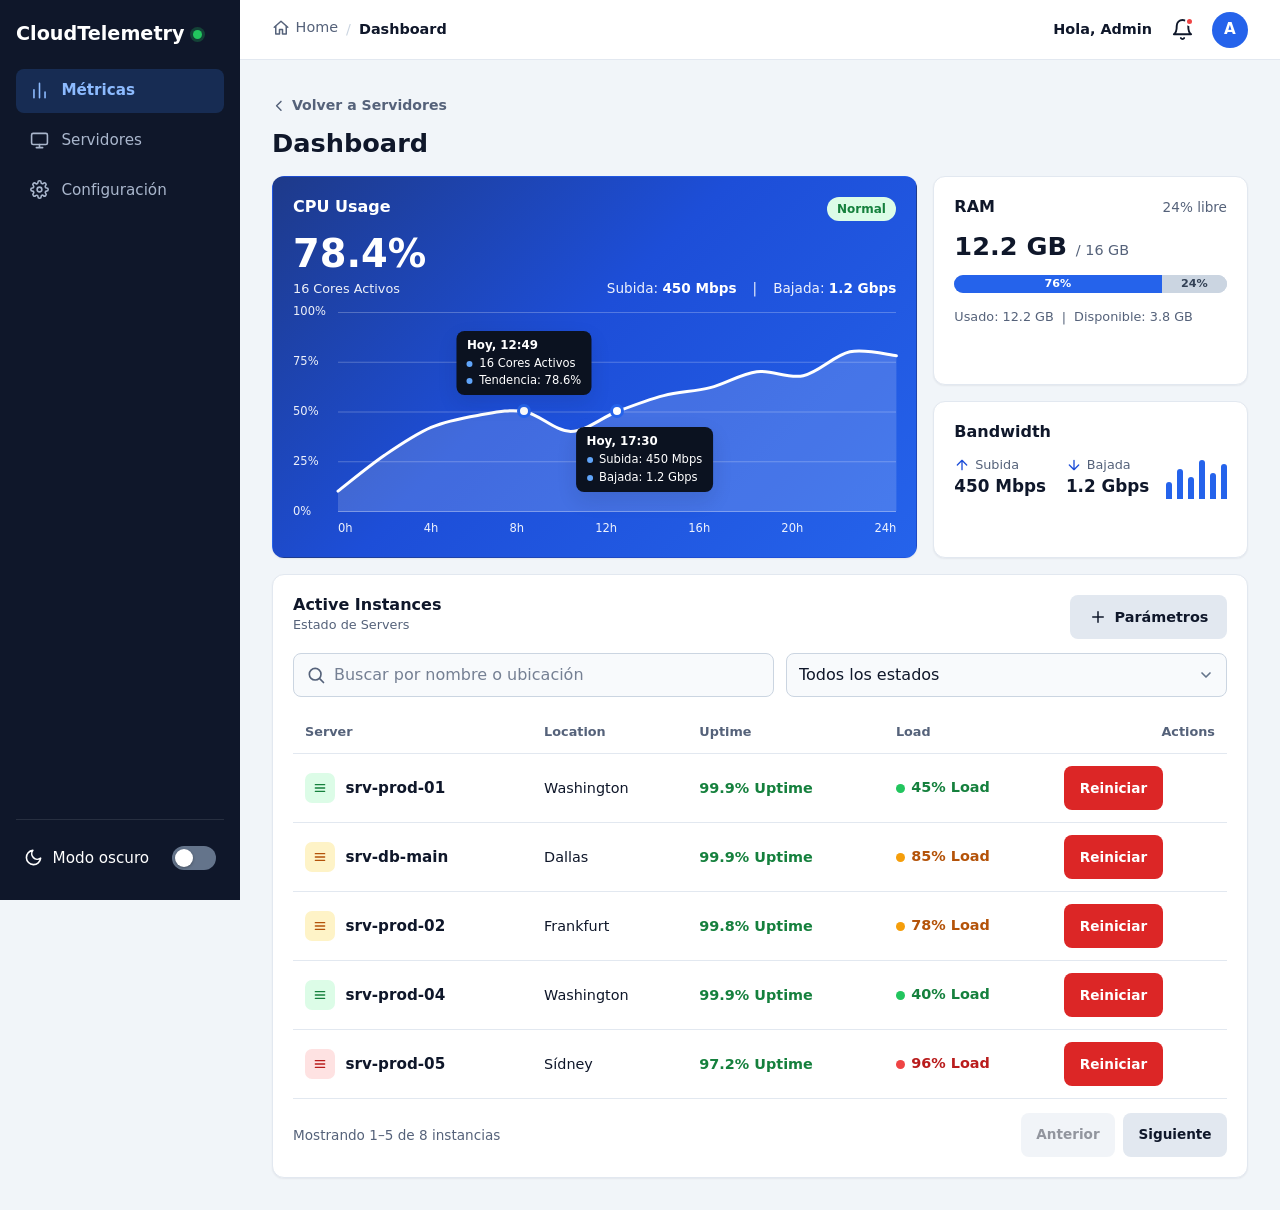
<file: index.html>
<!DOCTYPE html>
<html lang="es">
<head>
  <meta charset="UTF-8">
  <meta name="viewport" content="width=device-width, initial-scale=1.0">
  <meta name="color-scheme" content="light dark">
  <title>CloudTelemetry · Dashboard</title>
  <link rel="stylesheet" href="css/tokens.css">
  <link rel="stylesheet" href="css/base.css">
  <link rel="stylesheet" href="css/layout.css">
  <link rel="stylesheet" href="css/controles.css">
  <link rel="stylesheet" href="css/componentes.css">
  <link rel="stylesheet" href="css/superposiciones.css">
  <link rel="stylesheet" href="css/navegacion.css">
  <link rel="stylesheet" href="css/estados.css">
  <script src="js/tema.js" defer></script>
  <script src="js/toast.js" defer></script>
  <script src="js/overlays.js" defer></script>
  <script src="js/grafica.js" defer></script>
  <script src="js/navegacion.js" defer></script>
  <script src="js/tabla.js" defer></script>
  <script src="js/formulario.js" defer></script>
  <!-- Galería de estados: estados.html -->
</head>
<body>

  <!-- Sprite de iconos SVG (consistencia visual: 2D) -->
  <svg width="0" height="0" style="position:absolute" aria-hidden="true" focusable="false">
    <symbol id="i-metrics" viewBox="0 0 24 24"><path d="M5 21V11M12 21V3M19 21v-7"/></symbol>
    <symbol id="i-server" viewBox="0 0 24 24"><rect x="2" y="3" width="20" height="14" rx="2"/><path d="M8 21h8M12 17v4"/></symbol>
    <symbol id="i-rows" viewBox="0 0 24 24"><path d="M5 7h14M5 12h14M5 17h14"/></symbol>
    <symbol id="i-gear" viewBox="0 0 24 24"><circle cx="12" cy="12" r="3"/><path d="M19.4 15a1.65 1.65 0 0 0 .33 1.82l.06.06a2 2 0 0 1-2.83 2.83l-.06-.06a1.65 1.65 0 0 0-1.82-.33 1.65 1.65 0 0 0-1 1.51V21a2 2 0 0 1-4 0v-.09A1.65 1.65 0 0 0 9 19.4a1.65 1.65 0 0 0-1.82.33l-.06.06a2 2 0 0 1-2.83-2.83l.06-.06a1.65 1.65 0 0 0 .33-1.82 1.65 1.65 0 0 0-1.51-1H3a2 2 0 0 1 0-4h.09A1.65 1.65 0 0 0 4.6 9a1.65 1.65 0 0 0-.33-1.82l-.06-.06a2 2 0 0 1 2.83-2.83l.06.06a1.65 1.65 0 0 0 1.82.33H9a1.65 1.65 0 0 0 1-1.51V3a2 2 0 0 1 4 0v.09a1.65 1.65 0 0 0 1 1.51 1.65 1.65 0 0 0 1.82-.33l.06-.06a2 2 0 0 1 2.83 2.83l-.06.06a1.65 1.65 0 0 0-.33 1.82V9a1.65 1.65 0 0 0 1.51 1H21a2 2 0 0 1 0 4h-.09a1.65 1.65 0 0 0-1.51 1z"/></symbol>
    <symbol id="i-home" viewBox="0 0 24 24"><path d="M3 11l9-8 9 8"/><path d="M5 10v10h5v-6h4v6h5V10"/></symbol>
    <symbol id="i-bell" viewBox="0 0 24 24"><path d="M6 8a6 6 0 0 1 12 0c0 7 3 9 3 9H3s3-2 3-9"/><path d="M10.3 21a1.94 1.94 0 0 0 3.4 0"/></symbol>
    <symbol id="i-menu" viewBox="0 0 24 24"><path d="M3 6h18M3 12h18M3 18h18"/></symbol>
    <symbol id="i-back" viewBox="0 0 24 24"><path d="M15 18l-6-6 6-6"/></symbol>
    <symbol id="i-close" viewBox="0 0 24 24"><path d="M18 6L6 18M6 6l12 12"/></symbol>
    <symbol id="i-moon" viewBox="0 0 24 24"><path d="M21 12.8A9 9 0 1 1 11.2 3a7 7 0 0 0 9.8 9.8z"/></symbol>
    <symbol id="i-bolt" viewBox="0 0 24 24"><path d="M13 2L3 14h9l-1 8 10-12h-9z"/></symbol>
    <symbol id="i-up" viewBox="0 0 24 24"><path d="M12 19V5M5 12l7-7 7 7"/></symbol>
    <symbol id="i-down" viewBox="0 0 24 24"><path d="M12 5v14M19 12l-7 7-7-7"/></symbol>
    <symbol id="i-warn" viewBox="0 0 24 24"><path d="M10.3 3.9L1.8 18a2 2 0 0 0 1.7 3h17a2 2 0 0 0 1.7-3L13.7 3.9a2 2 0 0 0-3.4 0z"/><path d="M12 9v4M12 17h.01"/></symbol>
    <symbol id="i-check" viewBox="0 0 24 24"><path d="M20 6L9 17l-5-5"/></symbol>
    <symbol id="i-info" viewBox="0 0 24 24"><circle cx="12" cy="12" r="10"/><path d="M12 16v-4M12 8h.01"/></symbol>
    <symbol id="i-plus" viewBox="0 0 24 24"><path d="M12 5v14M5 12h14"/></symbol>
    <symbol id="i-search" viewBox="0 0 24 24"><circle cx="11" cy="11" r="7"/><path d="M21 21l-4.3-4.3"/></symbol>
  </svg>

  <a class="skip-link" href="#main">Saltar al contenido</a>
  <div class="app-layout">
    <div id="sidebar-overlay" class="backdrop" data-close="sidebar"></div>
    <aside id="sidebar" class="app-sidebar" aria-label="Menú principal">
      <div class="sidebar-header">
        <div class="brand">
          <span>CloudTelemetry</span>
          <span class="status-dot" role="img" aria-label="Estado del sistema: operativo"></span>
        </div>
        <button type="button" class="btn-icon mobile-only" data-close="sidebar" aria-label="Cerrar menú">
          <svg class="icon" aria-hidden="true"><use href="#i-close"/></svg>
        </button>
      </div>

      <div class="user-profile mobile-only">
        <div class="avatar" aria-hidden="true">A</div>
        <div class="user-info">
          <span>Hola, Admin</span>
          <span class="user-role">Ingeniero Cloud</span>
        </div>
      </div>

      <nav class="sidebar-nav" aria-label="Secciones">
        <a href="#metricas" class="nav-item" data-view="metrics" aria-current="page">
          <svg class="icon" aria-hidden="true"><use href="#i-metrics"/></svg>
          <span>Métricas</span>
        </a>
        <a href="#instancias" class="nav-item" data-view="servers">
          <svg class="icon" aria-hidden="true"><use href="#i-server"/></svg>
          <span>Servidores</span>
        </a>
        <button type="button" class="nav-item" data-open="drawer" aria-haspopup="dialog">
          <svg class="icon" aria-hidden="true"><use href="#i-gear"/></svg>
          <span>Configuración</span>
        </button>
      </nav>

      <div class="sidebar-footer">
        <button type="button" class="theme-toggle theme-toggle--sidebar" data-theme-toggle role="switch" aria-checked="false">
          <span class="theme-toggle__label">
            <svg class="icon" aria-hidden="true"><use href="#i-moon"/></svg>
            Modo oscuro
          </span>
          <span class="switch-track" aria-hidden="true"></span>
        </button>
      </div>
    </aside>

    <div class="app-content">

      <header class="app-header">
        <div class="header-left">
          <button type="button" id="btn-open-sidebar" class="btn-icon mobile-only" data-open="sidebar"
                  aria-label="Abrir menú" aria-controls="sidebar" aria-expanded="false">
            <svg class="icon" aria-hidden="true"><use href="#i-menu"/></svg>
          </button>

          <div class="header-brand mobile-only">
            <span>CloudTelemetry</span>
            <span class="status-dot" role="img" aria-label="Estado del sistema: operativo"></span>
          </div>

          <nav class="breadcrumbs desktop-only" aria-label="Ruta de navegación">
            <ol>
              <li>
                <a href="#metricas" data-view="metrics">
                  <svg class="icon" aria-hidden="true"><use href="#i-home"/></svg>
                  Home
                </a>
              </li>
              <li><a href="#metricas" data-crumb-root data-view="metrics" aria-current="page">Dashboard</a></li>
              <li data-crumb-section hidden><span data-crumb-label aria-current="page">Servidores</span></li>
            </ol>
          </nav>
        </div>

        <div class="header-right">
          <button type="button" class="theme-toggle theme-toggle--header mobile-only" data-theme-toggle
                  role="switch" aria-checked="false" aria-label="Modo oscuro">
            <span class="switch-track" aria-hidden="true"></span>
          </button>
          <span class="user-greeting desktop-only">Hola, Admin</span>
          <button type="button" id="btn-notifications" class="btn-icon desktop-only has-alert"
                  aria-label="Notificaciones: 1 alerta nueva">
            <svg class="icon" aria-hidden="true"><use href="#i-bell"/></svg>
          </button>
          <div class="avatar" role="img" aria-label="Perfil de Admin">A</div>
        </div>
      </header>
      <main id="main" class="app-main" tabindex="-1">
        <div class="page-title" id="metricas">
          <nav class="breadcrumbs breadcrumbs--mobile mobile-only" aria-label="Ruta de navegación">
            <ol>
              <li><a href="#metricas" data-crumb-root data-view="metrics" aria-current="page">Dashboard</a></li>
              <li data-crumb-section hidden><span data-crumb-label aria-current="page">Servidores</span></li>
            </ol>
          </nav>
          <a href="#metricas" id="back-link" class="back-link" data-view="metrics" hidden>
            <svg class="icon" aria-hidden="true"><use href="#i-back"/></svg>
            <span id="back-link-text">Volver</span>
          </a>
          <h1>
            <span class="mobile-only">Hola, Admin</span>
            <span class="desktop-only">Dashboard</span>
          </h1>
          <p class="subtitle mobile-only">Monitoreo en Tiempo Real</p>
        </div>

        <section class="bento-grid" aria-label="Métricas del sistema">
          <article class="card card-cpu" aria-labelledby="cpu-title">
            <header class="card-header">
              <h2 class="card-title" id="cpu-title">CPU Usage</h2>
              <span class="badge badge-success">Normal</span>
            </header>

            <div class="cpu-body">
              <div class="cpu-reading">
                <span class="metric-big">78.4%</span>
                <span class="card-subtext">16 Cores Activos</span>
              </div>
              <p class="cpu-net desktop-only">
                <span>Subida: <strong>450 Mbps</strong></span>
                <span aria-hidden="true">|</span>
                <span>Bajada: <strong>1.2 Gbps</strong></span>
              </p>
              <div class="chart-spark mobile-only" role="img" aria-label="Tendencia de CPU en las últimas 24 horas, al alza">
                <svg class="chart-svg" viewBox="0 0 100 100" preserveAspectRatio="none"
                     data-series="10,28,42,48,50,40,50,58,62,70,68,80,78">
                  <path class="chart-area"/><path class="chart-line"/>
                </svg>
              </div>
            </div>
            <div class="chart-full desktop-only" role="img"
                 aria-label="Gráfica de uso de CPU en 24 horas: sube de 10% a cerca de 78%">
              <ul class="chart-y" aria-hidden="true">
                <li>100%</li><li>75%</li><li>50%</li><li>25%</li><li>0%</li>
              </ul>
              <div class="chart-plot">
                <svg class="chart-svg" viewBox="0 0 100 100" preserveAspectRatio="none"
                     data-series="10,28,42,48,50,40,50,58,62,70,68,80,78">
                  <path class="chart-area"/><path class="chart-line"/>
                </svg>
                <div class="chart-marker" data-index="4">
                  <div class="chart-tip">
                    <strong>Hoy, 12:49</strong>
                    <span>16 Cores Activos</span>
                    <span>Tendencia: 78.6%</span>
                  </div>
                </div>
                <div class="chart-marker" data-index="6">
                  <div class="chart-tip chart-tip--below">
                    <strong>Hoy, 17:30</strong>
                    <span>Subida: 450 Mbps</span>
                    <span>Bajada: 1.2 Gbps</span>
                  </div>
                </div>
              </div>
              <ol class="chart-x" aria-hidden="true">
                <li>0h</li><li>4h</li><li>8h</li><li>12h</li><li>16h</li><li>20h</li><li>24h</li>
              </ol>
            </div>

            <div class="meter-row mobile-only">
              <div class="progress" role="progressbar" aria-label="Uso de CPU" aria-valuemin="0" aria-valuemax="100" aria-valuenow="78">
                <span style="width: 78.4%"></span>
              </div>
              <span class="meter-label">78%</span>
            </div>
          </article>
          <article class="card card-ram" aria-labelledby="ram-title">
            <header class="card-header">
              <h2 class="card-title" id="ram-title">RAM</h2>
              <span class="metric-pct">24% libre</span>
            </header>
            <p class="metric-medium">12.2 GB <small>/ 16 GB</small></p>
            <div class="meter" role="meter" aria-label="Memoria RAM usada" aria-valuemin="0" aria-valuemax="100"
                 aria-valuenow="76" aria-valuetext="76% usada, 24% libre">
              <span class="meter-seg meter-used" style="width: 76%">76%</span>
              <span class="meter-seg meter-free" style="width: 24%">24%</span>
            </div>
            <p class="card-footer-info">
              <span>Usado: 12.2 GB</span>
              <span aria-hidden="true">|</span>
              <span>Disponible: 3.8 GB</span>
            </p>
          </article>

          <article class="card card-bandwidth" aria-labelledby="bw-title">
            <header class="card-header">
              <h2 class="card-title" id="bw-title">Bandwidth</h2>
            </header>
            <div class="bandwidth-body">
              <dl class="bandwidth-stats">
                <div>
                  <dt><svg class="icon" aria-hidden="true"><use href="#i-up"/></svg> Subida</dt>
                  <dd>450 Mbps</dd>
                </div>
                <div>
                  <dt><svg class="icon" aria-hidden="true"><use href="#i-down"/></svg> Bajada</dt>
                  <dd>1.2 Gbps</dd>
                </div>
              </dl>
              <div class="mini-bars" role="img" aria-label="Tráfico reciente: picos y valles, con tendencia estable">
                <span class="bar" style="--h: 40%"></span>
                <span class="bar" style="--h: 70%"></span>
                <span class="bar" style="--h: 50%"></span>
                <span class="bar" style="--h: 90%"></span>
                <span class="bar" style="--h: 60%"></span>
                <span class="bar" style="--h: 80%"></span>
              </div>
            </div>
          </article>

          <section class="card card-servers" id="instancias" aria-labelledby="inst-title">
            <header class="card-header">
              <div>
                <h2 class="card-title" id="inst-title" tabindex="-1">Active Instances</h2>
                <p class="card-subtext">Estado de Servers</p>
              </div>
              <button type="button" class="btn btn-secondary desktop-only" data-open="drawer" aria-haspopup="dialog">
                <svg class="icon" aria-hidden="true"><use href="#i-plus"/></svg>
                Parámetros
              </button>
            </header>

            <div class="table-toolbar">
              <div class="search-wrap">
                <label class="sr-only" for="filter-q">Buscar instancia</label>
                <svg class="icon" aria-hidden="true"><use href="#i-search"/></svg>
                <input type="search" id="filter-q" class="form-control" placeholder="Buscar por nombre o ubicación" autocomplete="off">
              </div>
              <div class="field-select">
                <label class="sr-only" for="filter-status">Filtrar por estado</label>
                <select id="filter-status" class="form-control">
                  <option value="all">Todos los estados</option>
                  <option value="ok">Normal</option>
                  <option value="warning">Alerta</option>
                  <option value="critical">Crítico</option>
                </select>
              </div>
            </div>

            <div class="table-wrapper">
              <table class="servers-table" role="table">
                <caption class="sr-only">Instancias activas y su estado</caption>
                <thead role="rowgroup">
                  <tr role="row">
                    <th role="columnheader" scope="col">Server</th>
                    <th role="columnheader" scope="col">Location</th>
                    <th role="columnheader" scope="col">Uptime</th>
                    <th role="columnheader" scope="col">Load</th>
                    <th role="columnheader" scope="col">Actions</th>
                  </tr>
                </thead>
                <tbody id="instances-body" role="rowgroup"></tbody>
              </table>
            </div>

            <div class="table-footer">
              <p id="page-info" aria-live="polite"></p>
              <div class="pager">
                <button type="button" id="page-prev" class="btn btn-secondary btn-sm">Anterior</button>
                <button type="button" id="page-next" class="btn btn-secondary btn-sm">Siguiente</button>
              </div>
            </div>

            <button type="button" id="btn-restart-critical" class="btn btn-danger btn-block mobile-only">
              <svg class="icon" aria-hidden="true"><use href="#i-bolt"/></svg>
              Reiniciar Instancia Crítica
            </button>
          </section>

        </section>
      </main>
    </div>
  </div>
  <div id="drawer-overlay" class="backdrop" data-close="drawer"></div>
  <aside id="drawer" class="drawer" role="dialog" aria-modal="true" aria-labelledby="drawer-title"
         data-backdrop="drawer-overlay">
    <header class="drawer-header">
      <h2 id="drawer-title">Configuration</h2>
      <button type="button" class="btn-icon" data-close="drawer" aria-label="Cerrar configuración">
        <svg class="icon" aria-hidden="true"><use href="#i-close"/></svg>
      </button>
    </header>

    <form id="config-form" class="drawer-form" novalidate>
      <fieldset id="config-fields" class="drawer-body">
        <div class="field">
          <label for="cfg-name">Nombre del servidor</label>
          <div class="input-wrap" id="cfg-name-wrap">
            <input type="text" id="cfg-name" class="form-control" placeholder="srv-prod-03" autocomplete="off"
                   required aria-describedby="cfg-name-hint cfg-name-error">
          </div>
          <p id="cfg-name-hint" class="field-hint">Mínimo 3 caracteres: minúsculas, números o guiones.</p>
          <p id="cfg-name-error" class="field-error" hidden></p>
        </div>

        <div class="field">
          <label for="cfg-desc">Descripción</label>
          <textarea id="cfg-desc" class="form-control" rows="3" maxlength="200"
                    placeholder="Ej. Servidor de producción para la API" aria-describedby="cfg-desc-count"></textarea>
          <p id="cfg-desc-count" class="field-hint field-count">0 / 200</p>
        </div>

        <div class="field">
          <label for="cfg-region">Región</label>
          <select id="cfg-region" class="form-control">
            <option value="us-east-1">us-east-1 · Washington</option>
            <option value="us-south-1">us-south-1 · Dallas</option>
            <option value="eu-central-1">eu-central-1 · Frankfurt</option>
            <option value="ap-southeast-2">ap-southeast-2 · Sídney</option>
          </select>
        </div>

        <div class="field">
          <label for="cfg-date">Próximo mantenimiento</label>
          <input type="date" id="cfg-date" class="form-control" aria-describedby="cfg-date-error">
          <p id="cfg-date-error" class="field-error" hidden></p>
        </div>

        <fieldset class="field">
          <legend>Network Options</legend>
          <div class="toggle-list">
            <label class="toggle-row"><span>Public Access</span><input type="checkbox" class="switch" role="switch" checked></label>
            <label class="toggle-row"><span>Network</span><input type="checkbox" class="switch" role="switch" checked></label>
            <label class="toggle-row"><span>Storage</span><input type="checkbox" class="switch" role="switch"></label>
            <label class="toggle-row"><span>Security groups</span><input type="checkbox" class="switch" role="switch"></label>
          </div>
        </fieldset>
      </fieldset>

      <footer class="drawer-footer">
        <button type="button" id="btn-cancel-config" class="btn btn-secondary" data-close="drawer">Cancelar</button>
        <button type="submit" id="btn-save-config" class="btn btn-primary">Guardar cambios</button>
      </footer>
    </form>
  </aside>

  <div id="modal" class="modal-overlay">
    <div class="modal" role="alertdialog" aria-modal="true" aria-labelledby="modal-title" aria-describedby="modal-desc">
      <div class="modal-header">
        <h2 id="modal-title" class="modal-title">
          <svg class="icon" aria-hidden="true"><use href="#i-warn"/></svg>
          <span id="modal-title-text">Reset Confirmation</span>
        </h2>
        <button type="button" class="btn-icon" id="btn-close-modal" data-close="modal" aria-label="Cerrar diálogo">
          <svg class="icon" aria-hidden="true"><use href="#i-close"/></svg>
        </button>
      </div>
      <p id="modal-desc">¿Seguro que quieres reiniciar esta instancia? Puede haber una interrupción temporal del servicio.</p>
      <div class="modal-actions">
        <button type="button" id="btn-cancel-modal" class="btn btn-secondary" data-close="modal" data-autofocus>Cancelar</button>
        <button type="button" id="btn-confirm-modal" class="btn btn-danger">Confirmar</button>
      </div>
    </div>
  </div>
  <div id="toast-region" class="toast-region" role="status" aria-live="polite"></div>
</body>
</html>
</file>
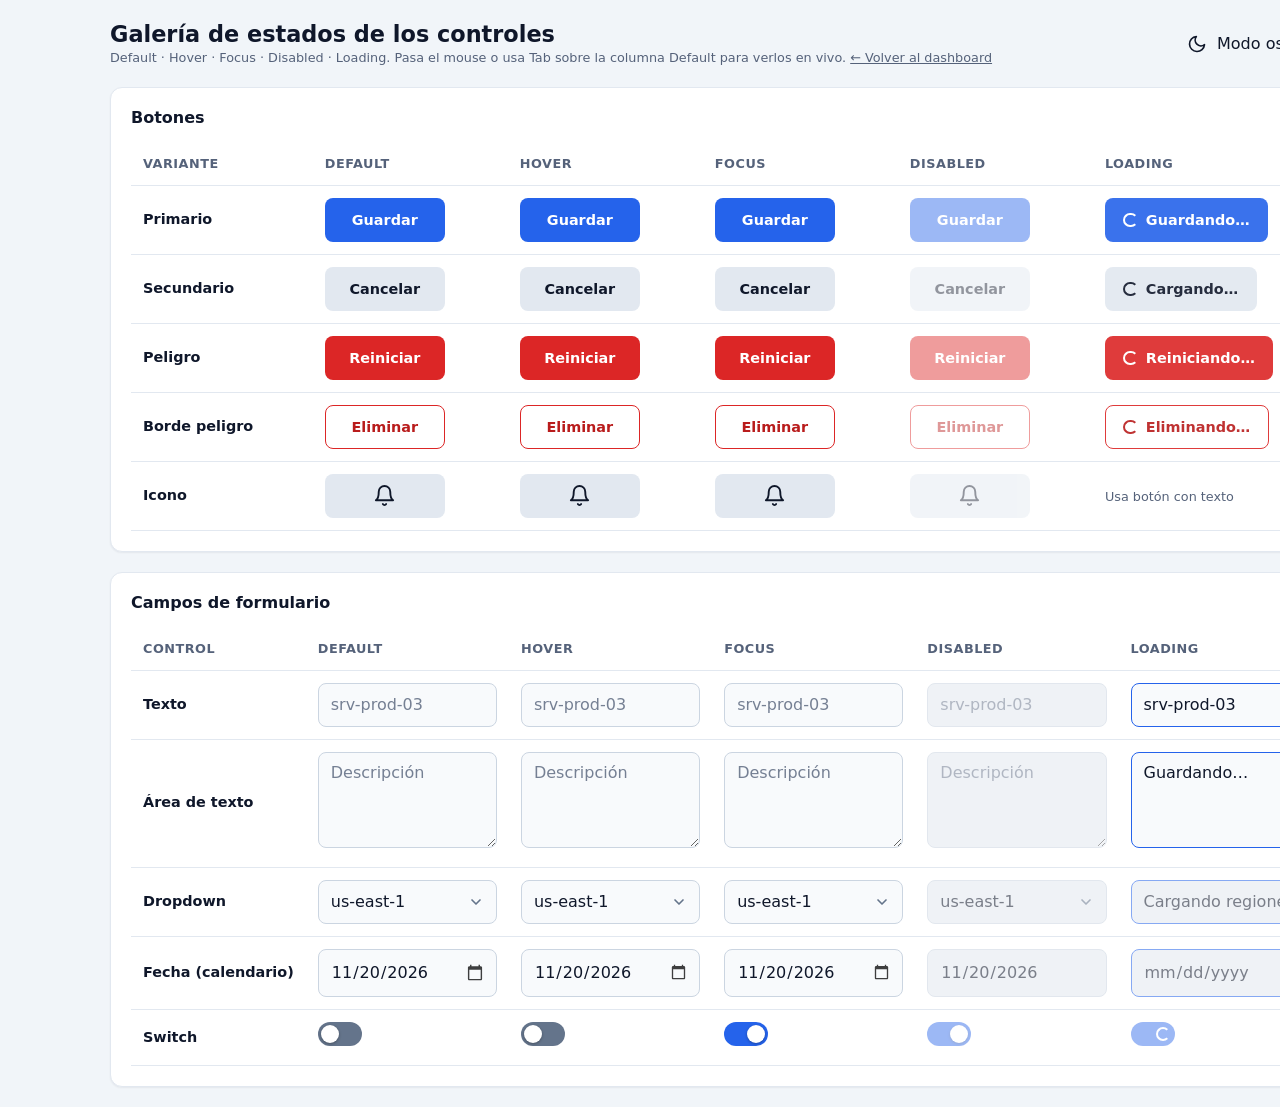
<file: estados.html>
<!DOCTYPE html>
<html lang="es">
<head>
  <meta charset="UTF-8">
  <meta name="viewport" content="width=device-width, initial-scale=1.0">
  <meta name="color-scheme" content="light dark">
  <title>CloudTelemetry · Galería de estados</title>
  <link rel="stylesheet" href="css/tokens.css">
  <link rel="stylesheet" href="css/base.css">
  <link rel="stylesheet" href="css/layout.css">
  <link rel="stylesheet" href="css/controles.css">
  <link rel="stylesheet" href="css/componentes.css">
  <link rel="stylesheet" href="css/superposiciones.css">
  <link rel="stylesheet" href="css/navegacion.css">
  <link rel="stylesheet" href="css/estados.css">
  <script src="js/estados.js" defer></script>
  <style>
    .gallery { max-width: 1100px; margin: 0 auto; padding: 1.25rem; display: grid; gap: 1.25rem; }
    .gallery header { display: flex; justify-content: space-between; align-items: center; gap: 1rem; flex-wrap: wrap; }
    .gallery h1 { font-size: 1.4rem; }
    .state-table { width: 100%; border-collapse: collapse; }
    .state-table th, .state-table td { padding: 0.75rem; text-align: left; vertical-align: middle; border-bottom: 1px solid var(--border-color); }
    .state-table thead th { font-size: 0.8rem; text-transform: uppercase; letter-spacing: 0.04em; color: var(--text-secondary); }
    .state-table tbody th { font-size: 0.9rem; white-space: nowrap; }
    .state-table td > * { min-width: 120px; }
    .state-scroll { overflow-x: auto; }
    .state-table .btn-icon { background: var(--border-color); }
    .state-table input.switch { margin: 0; }
    .state-table td > .switch { min-width: 44px; }
  </style>
</head>
<body>
  <svg width="0" height="0" style="position:absolute" aria-hidden="true" focusable="false">
    <symbol id="i-moon" viewBox="0 0 24 24"><path d="M21 12.8A9 9 0 1 1 11.2 3a7 7 0 0 0 9.8 9.8z"/></symbol>
    <symbol id="i-bell" viewBox="0 0 24 24"><path d="M6 8a6 6 0 0 1 12 0c0 7 3 9 3 9H3s3-2 3-9"/><path d="M10.3 21a1.94 1.94 0 0 0 3.4 0"/></symbol>
  </svg>
  <main class="gallery" style="background:none">
    <header>
      <div>
        <h1>Galería de estados de los controles</h1>
        <p class="card-subtext">Default · Hover · Focus · Disabled · Loading. Pasa el mouse o usa Tab sobre la columna Default para verlos en vivo. <a href="index.html">← Volver al dashboard</a></p>
      </div>
      <button type="button" class="theme-toggle" data-theme-toggle role="switch" aria-checked="false">
        <span class="theme-toggle__label"><svg class="icon" aria-hidden="true"><use href="#i-moon"/></svg> Modo oscuro</span>
        <span class="switch-track" aria-hidden="true"></span>
      </button>
    </header>

    <section class="card" aria-labelledby="g-botones">
      <h2 class="card-title" id="g-botones">Botones</h2>
      <div class="state-scroll"><table class="state-table">
        <thead><tr><th scope="col">Variante</th><th scope="col">Default</th><th scope="col">Hover</th><th scope="col">Focus</th><th scope="col">Disabled</th><th scope="col">Loading</th></tr></thead>
        <tbody>
          <tr><th scope="row">Primario</th>
            <td><button type="button" class="btn btn-primary" data-demo="default">Guardar</button></td>
            <td><button type="button" class="btn btn-primary" data-demo="hover">Guardar</button></td>
            <td><button type="button" class="btn btn-primary" data-demo="focus">Guardar</button></td>
            <td><button type="button" class="btn btn-primary" disabled>Guardar</button></td>
            <td><button type="button" class="btn btn-primary is-loading" aria-busy="true">Guardando…</button></td></tr>
          <tr><th scope="row">Secundario</th>
            <td><button type="button" class="btn btn-secondary" data-demo="default">Cancelar</button></td>
            <td><button type="button" class="btn btn-secondary" data-demo="hover">Cancelar</button></td>
            <td><button type="button" class="btn btn-secondary" data-demo="focus">Cancelar</button></td>
            <td><button type="button" class="btn btn-secondary" disabled>Cancelar</button></td>
            <td><button type="button" class="btn btn-secondary is-loading" aria-busy="true">Cargando…</button></td></tr>
          <tr><th scope="row">Peligro</th>
            <td><button type="button" class="btn btn-danger" data-demo="default">Reiniciar</button></td>
            <td><button type="button" class="btn btn-danger" data-demo="hover">Reiniciar</button></td>
            <td><button type="button" class="btn btn-danger" data-demo="focus">Reiniciar</button></td>
            <td><button type="button" class="btn btn-danger" disabled>Reiniciar</button></td>
            <td><button type="button" class="btn btn-danger is-loading" aria-busy="true">Reiniciando…</button></td></tr>
          <tr><th scope="row">Borde peligro</th>
            <td><button type="button" class="btn btn-outline-danger" data-demo="default">Eliminar</button></td>
            <td><button type="button" class="btn btn-outline-danger" data-demo="hover">Eliminar</button></td>
            <td><button type="button" class="btn btn-outline-danger" data-demo="focus">Eliminar</button></td>
            <td><button type="button" class="btn btn-outline-danger" disabled>Eliminar</button></td>
            <td><button type="button" class="btn btn-outline-danger is-loading" aria-busy="true">Eliminando…</button></td></tr>
          <tr><th scope="row">Icono</th>
            <td><button type="button" class="btn-icon" data-demo="default" aria-label="Notificaciones"><svg class="icon"><use href="#i-bell"/></svg></button></td>
            <td><button type="button" class="btn-icon" data-demo="hover" aria-label="Notificaciones"><svg class="icon"><use href="#i-bell"/></svg></button></td>
            <td><button type="button" class="btn-icon" data-demo="focus" aria-label="Notificaciones"><svg class="icon"><use href="#i-bell"/></svg></button></td>
            <td><button type="button" class="btn-icon" disabled aria-label="Notificaciones"><svg class="icon"><use href="#i-bell"/></svg></button></td>
            <td><span class="muted card-subtext">Usa botón con texto</span></td></tr>
        </tbody>
      </table></div>
    </section>

    <section class="card" aria-labelledby="g-campos">
      <h2 class="card-title" id="g-campos">Campos de formulario</h2>
      <div class="state-scroll"><table class="state-table">
        <thead><tr><th scope="col">Control</th><th scope="col">Default</th><th scope="col">Hover</th><th scope="col">Focus</th><th scope="col">Disabled</th><th scope="col">Loading</th></tr></thead>
        <tbody>
          <tr><th scope="row">Texto</th>
            <td><input class="form-control" type="text" placeholder="srv-prod-03" aria-label="Texto default" data-demo="default"></td>
            <td><input class="form-control" type="text" placeholder="srv-prod-03" aria-label="Texto hover" data-demo="hover"></td>
            <td><input class="form-control" type="text" placeholder="srv-prod-03" aria-label="Texto focus" data-demo="focus"></td>
            <td><input class="form-control" type="text" placeholder="srv-prod-03" aria-label="Texto disabled" disabled></td>
            <td><div class="input-wrap is-loading"><input class="form-control" type="text" value="srv-prod-03" aria-label="Texto loading" aria-busy="true" readonly></div></td></tr>
          <tr><th scope="row">Área de texto</th>
            <td><textarea class="form-control" rows="2" placeholder="Descripción" aria-label="Textarea default" data-demo="default"></textarea></td>
            <td><textarea class="form-control" rows="2" placeholder="Descripción" aria-label="Textarea hover" data-demo="hover"></textarea></td>
            <td><textarea class="form-control" rows="2" placeholder="Descripción" aria-label="Textarea focus" data-demo="focus"></textarea></td>
            <td><textarea class="form-control" rows="2" placeholder="Descripción" aria-label="Textarea disabled" disabled></textarea></td>
            <td><div class="input-wrap is-loading"><textarea class="form-control" rows="2" aria-label="Textarea loading" aria-busy="true" readonly>Guardando…</textarea></div></td></tr>
          <tr><th scope="row">Dropdown</th>
            <td><select class="form-control" aria-label="Dropdown default" data-demo="default"><option>us-east-1</option><option>eu-central-1</option></select></td>
            <td><select class="form-control" aria-label="Dropdown hover" data-demo="hover"><option>us-east-1</option><option>eu-central-1</option></select></td>
            <td><select class="form-control" aria-label="Dropdown focus" data-demo="focus"><option>us-east-1</option><option>eu-central-1</option></select></td>
            <td><select class="form-control" aria-label="Dropdown disabled" disabled><option>us-east-1</option></select></td>
            <td><div class="input-wrap is-loading"><select class="form-control" aria-label="Dropdown loading" aria-busy="true" disabled><option>Cargando regiones…</option></select></div></td></tr>
          <tr><th scope="row">Fecha (calendario)</th>
            <td><input class="form-control" type="date" value="2026-11-20" aria-label="Fecha default" data-demo="default"></td>
            <td><input class="form-control" type="date" value="2026-11-20" aria-label="Fecha hover" data-demo="hover"></td>
            <td><input class="form-control" type="date" value="2026-11-20" aria-label="Fecha focus" data-demo="focus"></td>
            <td><input class="form-control" type="date" value="2026-11-20" aria-label="Fecha disabled" disabled></td>
            <td><div class="input-wrap is-loading"><input class="form-control" type="date" aria-label="Fecha loading" aria-busy="true" disabled></div></td></tr>
          <tr><th scope="row">Switch</th>
            <td><input class="switch" type="checkbox" role="switch" aria-label="Switch default" data-demo="default"></td>
            <td><input class="switch" type="checkbox" role="switch" aria-label="Switch hover" data-demo="hover"></td>
            <td><input class="switch" type="checkbox" role="switch" aria-label="Switch focus" data-demo="focus" checked></td>
            <td><input class="switch" type="checkbox" role="switch" aria-label="Switch disabled" disabled checked></td>
            <td><input class="switch is-loading" type="checkbox" role="switch" aria-label="Switch loading" aria-busy="true" disabled checked></td></tr>
        </tbody>
      </table></div>
    </section>
  </main>
</body>
</html>
</file>
<file: css/tokens.css>
/* Variables CSS (modo claro/oscuro, prefers-color-scheme y data-theme) */
:root {
  color-scheme: light;
  --bg-main: #f1f5f9;
  --bg-surface: #ffffff;
  --bg-sunken: #f8fafc;
  --bg-header: #ffffff;
  --bg-sidebar: #0f172a;
  --border-color: #e2e8f0;
  --border-strong: #cbd5e1;
  --text-primary: #0f172a;
  --text-secondary: #55627a;
  --text-sidebar: #a9b6cc;
  --accent-text: #1d4ed8;
  --blue-primary: #2563eb;
  --blue-hover: #1d4ed8;
  --blue-active: #1e40af;
  --blue-soft: #eff6ff;
  --success: #15803d;
  --success-soft: #dcfce7;
  --success-dot: #22c55e;
  --warning: #b45309;
  --warning-soft: #fef3c7;
  --warning-dot: #f59e0b;
  --danger: #dc2626;
  --danger-hover: #b91c1c;
  --danger-text: #b91c1c;
  --danger-soft: #fee2e2;
  --danger-dot: #ef4444;
  --chart-line: #2563eb;
  --chart-area: rgba(37, 99, 235, 0.14);
  --chart-grid: rgba(100, 116, 139, 0.25);
  --meter-free-bg: #cbd5e1;
  --meter-free-text: #334155;
  --focus-ring: #2563eb;
  --shadow-sm: 0 1px 2px rgba(15, 23, 42, 0.06);
  --shadow-md: 0 8px 20px rgba(15, 23, 42, 0.12);
  --shadow-lg: 0 24px 56px rgba(15, 23, 42, 0.28);
  --radius-sm: 8px;
  --radius-md: 12px;
  --radius-lg: 16px;
  --t-fast: 200ms;
  --t-base: 250ms;
  --t-slow: 350ms;
  --ease: cubic-bezier(0.4, 0, 0.2, 1);
  --touch: 44px; 
  --header-h: 60px;
  --sidebar-w: 240px;
}

@media (prefers-color-scheme: dark) {
  :root:not([data-theme]) {
    color-scheme: dark;
    --bg-main: #0b1424;
    --bg-surface: #14223a;
    --bg-sunken: #0f1b30;
    --bg-header: #0f1b30;
    --bg-sidebar: #060d1b;
    --border-color: #25364f;
    --border-strong: #355070;
    --text-primary: #f1f5f9;
    --text-secondary: #a3b1c6;
    --accent-text: #7db3ff;
    --blue-soft: rgba(59, 130, 246, 0.16);
    --success: #4ade80;
    --success-soft: rgba(74, 222, 128, 0.14);
    --warning: #fbbf24;
    --warning-soft: rgba(251, 191, 36, 0.14);
    --danger-text: #fca5a5;
    --danger-soft: rgba(248, 113, 113, 0.16);
    --chart-line: #60a5fa;
    --chart-area: rgba(96, 165, 250, 0.18);
    --chart-grid: rgba(148, 163, 184, 0.22);
    --meter-free-bg: #3a4d6b;
    --meter-free-text: #e2e8f0;
    --focus-ring: #93c5fd;
    --shadow-sm: 0 1px 2px rgba(0, 0, 0, 0.4);
    --shadow-md: 0 8px 20px rgba(0, 0, 0, 0.45);
    --shadow-lg: 0 24px 56px rgba(0, 0, 0, 0.65);
  }
}

:root[data-theme="dark"] {
  color-scheme: dark;
  --bg-main: #314a69;
  --bg-surface: #14223a;
  --bg-sunken: #0f1b30;
  --bg-header: #0e1927;
  --bg-sidebar: #0f1a2b;
  --border-color: #25364f;
  --border-strong: #355070;
  --text-primary: #f1f5f9;
  --text-secondary: #a3b1c6;
  --accent-text: #7db3ff;
  --blue-soft: rgba(59, 130, 246, 0.16);
  --success: #4ade80;
  --success-soft: rgba(74, 222, 128, 0.14);
  --warning: #fbbf24;
  --warning-soft: rgba(251, 191, 36, 0.14);
  --danger-text: #fca5a5;
  --danger-soft: rgba(248, 113, 113, 0.16);
  --chart-line: #60a5fa;
  --chart-area: rgba(96, 165, 250, 0.18);
  --chart-grid: rgba(148, 163, 184, 0.22);
  --meter-free-bg: #3a4d6b;
  --meter-free-text: #e2e8f0;
  --focus-ring: #93c5fd;
  --shadow-sm: 0 1px 2px rgba(0, 0, 0, 0.4);
  --shadow-md: 0 8px 20px rgba(0, 0, 0, 0.45);
  --shadow-lg: 0 24px 56px rgba(0, 0, 0, 0.65);
}

/* ===== Modo oscuro según el diseño: página azul, tarjetas claras, CPU azul brillante ===== */
:root[data-theme="dark"] .card:not(.card-cpu),
:root[data-theme="dark"] .modal {
  --bg-surface: #e9f2fa;
  --bg-sunken: #f5f9fd;
  --border-color: #d3dfeb;
  --border-strong: #b6c5d6;
  --text-primary: #0f172a;
  --text-secondary: #4b5b72;
  --accent-text: #1d4ed8;
  --blue-soft: #eff6ff;
  --success: #15803d;
  --success-soft: #dcfce7;
  --warning: #b45309;
  --warning-soft: #fef3c7;
  --danger-text: #b91c1c;
  --danger-soft: #fee2e2;
  --chart-grid: rgba(100, 116, 139, 0.25);
  --meter-free-bg: #cbd5e1;
  --meter-free-text: #334155;
  --focus-ring: #2563eb;
  --shadow-md: 0 8px 20px rgba(15, 23, 42, 0.18);
  color: var(--text-primary);
}
:root[data-theme="dark"] .card-cpu {
  background: linear-gradient(135deg, #1b5fc2 0%, #2379cb 50%, #2f90e6 100%);
  border-color: transparent;
  color: #fff;
  --text-primary: #fff;
  --text-secondary: rgba(255, 255, 255, 0.92);
  --accent-text: #fff;
  --chart-line: #fff;
  --chart-area: rgba(255, 255, 255, 0.16);
  --chart-grid: rgba(255, 255, 255, 0.24);
  --focus-ring: #fff;
}
:root[data-theme="dark"] .card-cpu .badge-success { background-color: #dcfce7; color: #15803d; }
:root[data-theme="dark"] .page-title h1 { color: #f1f5f9; }
</file>
<file: css/base.css>
/* Reset, tipografía base, utilidades, accesibilidad y movimiento reducido */
*,
*::before,
*::after {
  box-sizing: border-box;
  margin: 0;
  padding: 0;
}

html {
  -webkit-text-size-adjust: 100%;
  scroll-behavior: smooth;
}

body {
  min-height: 100vh;
  font-family: system-ui, -apple-system, "Segoe UI", Roboto, sans-serif;
  line-height: 1.5;
  background-color: var(--bg-main);
  color: var(--text-primary);
  transition: background-color var(--t-base) var(--ease), color var(--t-base) var(--ease);
}

body.no-scroll {
  overflow: hidden;
}

h1, h2, h3 { line-height: 1.25; }
ul, ol { list-style: none; }
a { color: inherit; }
button, input, select, textarea { font: inherit; color: inherit; }
button { cursor: pointer; }
fieldset { border: 0; min-width: 0; }
small { font-size: 0.8em; }

.icon {
  width: 1.25em;
  height: 1.25em;
  flex: none;
  fill: none;
  stroke: currentColor;
  stroke-width: 2;
  stroke-linecap: round;
  stroke-linejoin: round;
}

:focus-visible {
  outline: 3px solid var(--focus-ring);
  outline-offset: 2px;
}

.sr-only {
  position: absolute;
  width: 1px;
  height: 1px;
  overflow: hidden;
  clip-path: inset(50%);
  white-space: nowrap;
}

.skip-link {
  position: fixed;
  top: 0.5rem;
  left: 0.5rem;
  z-index: 500;
  min-height: var(--touch);
  display: inline-flex;
  align-items: center;
  padding: 0 1rem;
  border-radius: var(--radius-sm);
  background: var(--blue-primary);
  color: #fff;
  font-weight: 600;
  transform: translateY(-200%);
  transition: transform var(--t-fast) var(--ease);
}
.skip-link:focus { transform: none; }

/* Mobile-first: lo "solo escritorio" se oculta de base y se muestra desde 1024 px */
.desktop-only { display: none !important; }
@media (min-width: 1024px) {
  .mobile-only { display: none !important; }
  .desktop-only { display: inline !important; }
  nav.desktop-only { display: block !important; }
  .btn.desktop-only { display: inline-flex !important; }
  .btn-icon.desktop-only { display: inline-grid !important; }
  .cpu-net.desktop-only { display: flex !important; }
  .chart-full.desktop-only { display: grid !important; }
}

@keyframes spin {
  to { transform: rotate(360deg); }
}

@media (prefers-reduced-motion: reduce) {
  *,
  *::before,
  *::after {
    animation-duration: 0.01ms !important;
    animation-iteration-count: 1 !important;
    transition-duration: 0.01ms !important;
    scroll-behavior: auto !important;
  }
  .btn.is-loading::before {
    animation-duration: 1.4s !important;
    animation-iteration-count: infinite !important;
  }
}
</file>
<file: css/layout.css>
/* Layout: Grid macro, header, breadcrumbs, sidebar y Bento Grid (mobile-first) */
.app-layout {
  display: grid;
  grid-template-columns: minmax(0, 1fr);
  min-height: 100vh;
  min-height: 100dvh;
}

.app-content {
  display: flex;
  flex-direction: column;
  min-width: 0;
}

.app-header {
  position: sticky;
  top: 0;
  z-index: 30;
  display: flex;
  align-items: center;
  justify-content: space-between;
  gap: 0.75rem;
  height: var(--header-h);
  padding: 0 0.75rem;
  background-color: var(--bg-header);
  border-bottom: 1px solid var(--border-color);
  transition: background-color var(--t-base) var(--ease);
}

.header-left,
.header-right {
  display: flex;
  align-items: center;
  gap: 0.5rem;
  min-width: 0;
}

.header-brand {
  display: flex;
  align-items: center;
  gap: 0.5rem;
  font-weight: 700;
  font-size: 1.05rem;
  white-space: nowrap;
}

.status-dot {
  width: 9px;
  height: 9px;
  border-radius: 50%;
  background-color: var(--success-dot);
  box-shadow: 0 0 0 3px rgba(34, 197, 94, 0.25);
}

.breadcrumbs ol {
  display: flex;
  align-items: center;
  gap: 0.5rem;
  font-size: 0.9rem;
  color: var(--text-secondary);
}
.breadcrumbs li + li::before {
  content: "/";
  margin-right: 0.5rem;
  color: var(--border-strong);
}
.breadcrumbs a {
  display: inline-flex;
  align-items: center;
  gap: 0.35rem;
  text-decoration: none;
  border-radius: 4px;
  transition: color var(--t-fast) var(--ease);
}
.breadcrumbs a:hover { color: var(--accent-text); }
.breadcrumbs [aria-current="page"] {
  color: var(--text-primary);
  font-weight: 700;
}

.user-greeting {
  font-size: 0.9rem;
  font-weight: 600;
}

.avatar {
  display: grid;
  place-items: center;
  flex: none;
  width: 36px;
  height: 36px;
  border-radius: 50%;
  background-color: var(--blue-primary);
  color: #fff;
  font-weight: 700;
  font-size: 0.95rem;
}
.app-sidebar {
  position: fixed;
  inset: 0 auto 0 0;
  z-index: 100;
  display: flex;
  flex-direction: column;
  gap: 1.25rem;
  width: min(280px, 85vw);
  padding: 1.25rem 1rem;
  overflow-y: auto;
  background-color: var(--bg-sidebar);
  color: #fff;
  --focus-ring: #93c5fd;
  transform: translateX(-100%);
  visibility: hidden;
  transition: transform var(--t-base) var(--ease), visibility 0s linear var(--t-base);
}
.app-sidebar.is-open {
  transform: none;
  visibility: visible;
  transition-delay: 0s;
}

.sidebar-header {
  display: flex;
  align-items: center;
  justify-content: space-between;
}

.brand {
  display: flex;
  align-items: center;
  gap: 0.5rem;
  font-weight: 700;
  font-size: 1.2rem;
}

.user-profile {
  display: flex;
  align-items: center;
  gap: 0.75rem;
  padding: 0.75rem;
  border-radius: var(--radius-sm);
  background-color: rgba(255, 255, 255, 0.06);
}
.user-info {
  display: flex;
  flex-direction: column;
  font-size: 0.9rem;
  font-weight: 600;
}
.user-role {
  font-weight: 400;
  font-size: 0.8rem;
  color: var(--text-sidebar);
}

.sidebar-nav {
  display: flex;
  flex-direction: column;
  gap: 0.35rem;
  flex: 1;
}

.nav-item {
  display: flex;
  align-items: center;
  gap: 0.75rem;
  width: 100%;
  min-height: var(--touch);
  padding: 0.5rem 0.9rem;
  border: 0;
  border-radius: var(--radius-sm);
  background: none;
  color: var(--text-sidebar);
  font-size: 0.95rem;
  font-weight: 500;
  text-align: left;
  text-decoration: none;
  cursor: pointer;
  transition: background-color var(--t-fast) var(--ease), color var(--t-fast) var(--ease);
}
.nav-item:hover {
  background-color: rgba(255, 255, 255, 0.08);
  color: #fff;
}
.nav-item[aria-current="page"] {
  background-color: rgba(59, 130, 246, 0.2);
  color: #8dbbff;
  font-weight: 600;
}

.sidebar-footer {
  padding-top: 1rem;
  border-top: 1px solid rgba(255, 255, 255, 0.1);
}

.backdrop {
  position: fixed;
  inset: 0;
  z-index: 90;
  background-color: rgba(2, 6, 23, 0.6);
  opacity: 0;
  visibility: hidden;
  transition: opacity var(--t-base) var(--ease), visibility 0s linear var(--t-base);
}
.backdrop.is-open {
  opacity: 1;
  visibility: visible;
  transition-delay: 0s;
}

.app-main {
  flex: 1;
  padding: 1rem;
  outline: none;
}

.page-title {
  margin-bottom: 1rem;
}
.page-title h1 {
  font-size: 1.5rem;
  font-weight: 700;
}
.subtitle {
  color: var(--text-secondary);
  font-size: 0.9rem;
}

.bento-grid {
  display: grid;
  grid-template-columns: minmax(0, 1fr);
  gap: 1rem;
}

@media (min-width: 768px) {
  .app-main { padding: 1.5rem; }

  .bento-grid {
    grid-template-columns: repeat(2, minmax(0, 1fr));
  }
  .card-cpu,
  .card-servers {
    grid-column: 1 / -1;
  }
}

@media (min-width: 1024px) {
  .app-layout {
    grid-template-columns: var(--sidebar-w) minmax(0, 1fr);
  }

  .app-sidebar {
    position: sticky;
    top: 0;
    z-index: 20;
    align-self: start;
    width: auto;
    height: 100vh;
    height: 100dvh;
    transform: none;
    visibility: visible;
  }

  .app-header { padding: 0 2rem; }
  .app-main { padding: 1.5rem 2rem 2rem; }

  .page-title h1 { font-size: 1.6rem; }

  .bento-grid {
    grid-template-columns: repeat(3, minmax(0, 1fr));
  }
  .card-cpu { grid-column: 1 / 3; grid-row: 1 / 3; }
  .card-ram { grid-column: 3; grid-row: 1; }
  .card-bandwidth { grid-column: 3; grid-row: 2; }
  .card-servers { grid-column: 1 / -1; }
}
</file>
<file: css/controles.css>
/* Controles: botones, switches y campos de formulario */
.btn {
  position: relative;
  display: inline-flex;
  align-items: center;
  justify-content: center;
  gap: 0.5rem;
  min-height: var(--touch);
  padding: 0 1.1rem;
  border: 1px solid transparent;
  border-radius: var(--radius-sm);
  font-size: 0.9rem;
  font-weight: 600;
  line-height: 1;
  white-space: nowrap;
  cursor: pointer;
  transition: background-color var(--t-fast) var(--ease), border-color var(--t-fast) var(--ease),
    color var(--t-fast) var(--ease), transform var(--t-fast) var(--ease),
    box-shadow var(--t-fast) var(--ease);
}
.btn:active { transform: scale(0.97); }

.btn-sm { min-height: var(--touch); padding: 0 0.9rem; font-size: 0.85rem; }
.btn-block { width: 100%; }

.btn-primary { background-color: var(--blue-primary); color: #fff; }
.btn-primary:hover { background-color: var(--blue-hover); box-shadow: var(--shadow-md); }

.btn-secondary {
  background-color: var(--border-color);
  color: var(--text-primary);
}
.btn-secondary:hover { background-color: var(--border-strong); }

.btn-danger { background-color: var(--danger); color: #fff; }
.btn-danger:hover { background-color: var(--danger-hover); box-shadow: var(--shadow-md); }

.btn-outline-danger {
  background-color: transparent;
  border-color: var(--danger);
  color: var(--danger-text);
}
.btn-outline-danger:hover { background-color: var(--danger-soft); }

.btn:disabled,
.btn[aria-disabled="true"] {
  opacity: 0.45;
  cursor: not-allowed;
  transform: none;
  box-shadow: none;
}

.btn.is-loading {
  cursor: progress;
  pointer-events: none;
  opacity: 0.9;
}
.btn.is-loading::before {
  content: "";
  width: 1em;
  height: 1em;
  border: 2px solid currentColor;
  border-right-color: transparent;
  border-radius: 50%;
  animation: spin 0.7s linear infinite;
}

.btn-icon {
  position: relative;
  display: inline-grid;
  place-items: center;
  width: var(--touch);
  height: var(--touch);
  border: 0;
  border-radius: var(--radius-sm);
  background: none;
  color: inherit;
  font-size: 1.15rem;
  cursor: pointer;
  transition: background-color var(--t-fast) var(--ease), transform var(--t-fast) var(--ease);
}
.btn-icon:hover { background-color: rgba(100, 116, 139, 0.18); }
.btn-icon:active { transform: scale(0.92); }
.btn-icon:disabled { opacity: 0.45; cursor: not-allowed; }

.has-alert::after {
  content: "";
  position: absolute;
  top: 9px;
  right: 10px;
  width: 9px;
  height: 9px;
  border-radius: 50%;
  background-color: var(--danger-dot);
  border: 2px solid var(--bg-header);
}
.switch-track,
.switch {
  position: relative;
  flex: none;
  width: 44px;
  height: 24px;
  border-radius: 999px;
  background-color: #64748b;
  transition: background-color var(--t-fast) var(--ease);
}
.switch-track::after,
.switch::after {
  content: "";
  position: absolute;
  top: 3px;
  left: 3px;
  width: 18px;
  height: 18px;
  border-radius: 50%;
  background-color: #fff;
  box-shadow: 0 1px 3px rgba(0, 0, 0, 0.3);
  transition: transform var(--t-fast) var(--ease);
}
[aria-checked="true"] > .switch-track,
.switch:checked { background-color: var(--blue-primary); }
[aria-checked="true"] > .switch-track::after,
.switch:checked::after { transform: translateX(20px); }

input.switch {
  appearance: none;
  -webkit-appearance: none;
  cursor: pointer;
}
input.switch:hover:not(:disabled) { filter: brightness(1.15); }
input.switch:disabled { opacity: 0.45; cursor: not-allowed; }

.theme-toggle {
  display: flex;
  align-items: center;
  gap: 0.75rem;
  min-height: var(--touch);
  border: 0;
  background: none;
  color: inherit;
  cursor: pointer;
  border-radius: var(--radius-sm);
}
.theme-toggle--header { justify-content: center; min-width: var(--touch); }
.theme-toggle--sidebar {
  width: 100%;
  justify-content: space-between;
  padding: 0 0.5rem;
  font-size: 0.95rem;
  color: #fff;
}
.theme-toggle:hover .switch-track { filter: brightness(1.2); }
.theme-toggle__label { display: flex; align-items: center; gap: 0.6rem; }

.field {
  display: flex;
  flex-direction: column;
  gap: 0.4rem;
}
.field > label,
.field > legend,
.field-label {
  font-size: 0.85rem;
  font-weight: 600;
}
.field-hint { font-size: 0.78rem; color: var(--text-secondary); }
.field-error { font-size: 0.8rem; font-weight: 600; color: var(--danger-text); }

.form-control {
  width: 100%;
  min-height: var(--touch);
  padding: 0.55rem 0.75rem;
  border: 1px solid var(--border-strong);
  border-radius: var(--radius-sm);
  background-color: var(--bg-sunken);
  color: var(--text-primary);
  transition: border-color var(--t-fast) var(--ease), box-shadow var(--t-fast) var(--ease),
    background-color var(--t-fast) var(--ease);
}
.form-control::placeholder { color: var(--text-secondary); opacity: 0.8; }
.form-control:hover:not(:disabled) { border-color: var(--text-secondary); }
.form-control:focus-visible {
  border-color: var(--focus-ring);
  outline: 3px solid var(--focus-ring);
  outline-offset: 1px;
}
.form-control:disabled {
  opacity: 0.55;
  cursor: not-allowed;
  background-color: var(--border-color);
}
.form-control[aria-invalid="true"] {
  border-color: var(--danger);
  box-shadow: 0 0 0 1px var(--danger);
}

textarea.form-control { min-height: 96px; resize: vertical; line-height: 1.4; }

select.form-control {
  appearance: none;
  -webkit-appearance: none;
  padding-right: 2.5rem;
  cursor: pointer;
  background-image: url("data:image/svg+xml,%3Csvg xmlns='http://www.w3.org/2000/svg' width='16' height='16' viewBox='0 0 24 24' fill='none' stroke='%2364748b' stroke-width='2.5' stroke-linecap='round' stroke-linejoin='round'%3E%3Cpath d='M6 9l6 6 6-6'/%3E%3C/svg%3E");
  background-repeat: no-repeat;
  background-position: right 0.75rem center;
}

.search-wrap { position: relative; }
.search-wrap .icon {
  position: absolute;
  top: 50%;
  left: 0.8rem;
  transform: translateY(-50%);
  color: var(--text-secondary);
  pointer-events: none;
}
.search-wrap .form-control { padding-left: 2.5rem; }

.toggle-row {
  display: flex;
  align-items: center;
  justify-content: space-between;
  gap: 1rem;
  min-height: var(--touch);
  font-size: 0.92rem;
  cursor: pointer;
}
.toggle-list {
  display: flex;
  flex-direction: column;
  padding: 0 0.9rem;
  border: 1px solid var(--border-color);
  border-radius: var(--radius-sm);
}
.toggle-list .toggle-row + .toggle-row { border-top: 1px solid var(--border-color); }
</file>
<file: css/componentes.css>
/* Componentes de la Zona 2: tarjetas, gráficas, tabla de servidores, popover */
.card {
  display: flex;
  flex-direction: column;
  gap: 0.85rem;
  padding: 1.25rem;
  background-color: var(--bg-surface);
  border: 1px solid var(--border-color);
  border-radius: var(--radius-md);
  box-shadow: var(--shadow-sm);
  transition: transform var(--t-base) var(--ease), box-shadow var(--t-base) var(--ease),
    background-color var(--t-base) var(--ease), border-color var(--t-base) var(--ease);
}
@media (hover: hover) {
  .card:not(.card-servers):hover {
    transform: translateY(-3px);
    box-shadow: var(--shadow-md);
  }
}

.card-header {
  display: flex;
  align-items: flex-start;
  justify-content: space-between;
  gap: 0.75rem;
}
.card-title { font-size: 1rem; font-weight: 700; }
.card-subtext { font-size: 0.8rem; color: var(--text-secondary); }

.badge {
  display: inline-flex;
  align-items: center;
  gap: 0.35rem;
  padding: 0.2rem 0.65rem;
  border-radius: 999px;
  font-size: 0.75rem;
  font-weight: 700;
  white-space: nowrap;
}
.badge-success { background-color: var(--success-soft); color: var(--success); }

.metric-big {
  font-size: 2.4rem;
  font-weight: 800;
  line-height: 1;
  color: var(--accent-text);
}
.metric-medium { font-size: 1.6rem; font-weight: 700; line-height: 1.2; }
.metric-medium small { font-size: 0.9rem; font-weight: 500; color: var(--text-secondary); }
.metric-pct { font-size: 0.85rem; color: var(--text-secondary); }

.progress {
  flex: 1;
  height: 8px;
  overflow: hidden;
  border-radius: 4px;
  background-color: var(--border-color);
}
.progress > span {
  display: block;
  height: 100%;
  border-radius: inherit;
  background-color: var(--blue-primary);
  transition: width var(--t-slow) var(--ease);
}
.meter-row { display: flex; align-items: center; gap: 0.75rem; }
.meter-label { font-size: 0.78rem; font-weight: 600; color: var(--text-secondary); }

.meter {
  display: flex;
  height: 18px;
  overflow: hidden;
  border-radius: 999px;
  background-color: var(--meter-free-bg);
  font-size: 0.7rem;
  font-weight: 700;
}
.meter-seg { display: grid; place-items: center; }
.meter-used { background-color: var(--blue-primary); color: #fff; }
.meter-free { background-color: var(--meter-free-bg); color: var(--meter-free-text); }

.card-footer-info {
  display: flex;
  gap: 0.5rem;
  font-size: 0.8rem;
  color: var(--text-secondary);
}

.cpu-body {
  display: flex;
  align-items: center;
  justify-content: space-between;
  gap: 1rem;
}
.cpu-reading { display: flex; flex-direction: column; gap: 0.35rem; flex: none; }

.chart-spark { flex: 1; height: 64px; max-width: 280px; }
.chart-svg { display: block; width: 100%; height: 100%; overflow: visible; }
.chart-line {
  fill: none;
  stroke: var(--chart-line);
  stroke-width: 2.5;
  stroke-linecap: round;
  stroke-linejoin: round;
  vector-effect: non-scaling-stroke;
}
.chart-area { fill: var(--chart-area); stroke: none; }

.cpu-net { gap: 1rem; font-size: 0.85rem; color: var(--text-secondary); }
.cpu-net strong { color: var(--text-primary); }

.chart-full {
  display: grid;
  grid-template-columns: auto minmax(0, 1fr);
  grid-template-rows: minmax(200px, 1fr) auto;
  column-gap: 0.75rem;
  row-gap: 0.5rem;
  flex: 1;
  font-size: 0.72rem;
  color: var(--text-secondary);
}
.chart-y {
  display: flex;
  flex-direction: column;
  justify-content: space-between;
}
.chart-y li { display: flex; align-items: center; height: 0; }

.chart-plot {
  position: relative;
  border-bottom: 1px solid var(--chart-grid);
  background-image: linear-gradient(to bottom, var(--chart-grid) 1px, transparent 1px);
  background-size: 100% 25%;
}
.chart-plot .chart-svg { position: absolute; inset: 0; }
.chart-plot .chart-line { stroke-width: 3; }

.chart-x {
  grid-column: 2;
  display: flex;
  justify-content: space-between;
}

.chart-marker {
  position: absolute;
  left: var(--x);
  top: var(--y);
  width: 0;
  height: 0;
}
.chart-marker::before {
  content: "";
  position: absolute;
  width: 14px;
  height: 14px;
  margin: -7px 0 0 -7px;
  border-radius: 50%;
  background-color: #fff;
  border: 3px solid var(--blue-primary);
  transition: transform var(--t-fast) var(--ease);
}
.chart-marker:hover::before { transform: scale(1.3); }

.chart-tip {
  position: absolute;
  left: 0;
  bottom: 16px;
  display: flex;
  flex-direction: column;
  gap: 0.15rem;
  min-width: 128px;
  padding: 0.45rem 0.65rem;
  transform: translateX(-50%);
  border-radius: var(--radius-sm);
  background-color: #0b1220;
  color: #fff;
  font-size: 0.72rem;
  line-height: 1.3;
  white-space: nowrap;
  box-shadow: var(--shadow-md);
}
.chart-tip--below { bottom: auto; top: 16px; transform: translateX(-30%); }
.chart-tip strong { font-size: 0.74rem; }
.chart-tip span::before {
  content: "";
  display: inline-block;
  width: 6px;
  height: 6px;
  margin-right: 0.4rem;
  border-radius: 50%;
  background-color: #60a5fa;
}

.bandwidth-body {
  display: flex;
  align-items: center;
  justify-content: space-between;
  gap: 1rem;
}
.bandwidth-stats { display: flex; flex-wrap: wrap; gap: 0.5rem 1.25rem; }
.bandwidth-stats dt {
  display: flex;
  align-items: center;
  gap: 0.3rem;
  font-size: 0.8rem;
  color: var(--text-secondary);
}
.bandwidth-stats dt .icon { color: var(--accent-text); }
.bandwidth-stats dd { font-size: 1.05rem; font-weight: 700; }

.mini-bars {
  display: flex;
  align-items: flex-end;
  gap: 5px;
  height: 44px;
  flex: none;
}
.mini-bars .bar {
  width: 6px;
  height: var(--h);
  border-radius: 3px 3px 0 0;
  background-color: var(--blue-primary);
  transition: transform var(--t-fast) var(--ease), background-color var(--t-fast) var(--ease);
  transform-origin: bottom;
}
.mini-bars .bar:hover { transform: scaleY(1.12); background-color: var(--blue-hover); }
.table-toolbar { display: flex; flex-wrap: wrap; gap: 0.75rem; }
.table-toolbar .search-wrap { flex: 1 1 220px; }
.table-toolbar .field-select { flex: 1 1 180px; }


.servers-table { width: 100%; border-collapse: collapse; text-align: left; font-size: 0.9rem; }
.servers-table thead {
  position: absolute;
  width: 1px;
  height: 1px;
  overflow: hidden;
  clip-path: inset(50%);
}
.servers-table tbody,
.servers-table tr,
.servers-table th,
.servers-table td { display: block; text-align: left; }

.servers-table tbody tr {
  display: grid;
  grid-template-columns: auto 1fr auto;
  grid-template-areas:
    "server server action"
    "uptime load   load";
  align-items: center;
  gap: 0.5rem 1rem;
  padding: 0.9rem 0.25rem;
  border-bottom: 1px solid var(--border-color);
  transition: background-color var(--t-fast) var(--ease);
}
.servers-table tbody tr:hover { background-color: var(--bg-sunken); }
.cell-server { grid-area: server; position: relative; font-weight: 400; }
.servers-table .cell-location { display: none; }
.cell-uptime { grid-area: uptime; }
.cell-load { grid-area: load; }
.cell-action { grid-area: action; }

.server-id { display: flex; align-items: center; gap: 0.65rem; }
.server-name {
  padding: 0;
  border: 0;
  background: none;
  font-weight: 700;
  font-size: 0.95rem;
  text-align: left;
  cursor: default;
  border-radius: 4px;
}
.server-location { display: block; font-size: 0.78rem; color: var(--text-secondary); }

.server-icon {
  display: grid;
  place-items: center;
  flex: none;
  width: 30px;
  height: 30px;
  border-radius: 7px;
}
.server-icon .icon { width: 16px; height: 16px; }
.server-icon--ok { background-color: var(--success-soft); color: var(--success); }
.server-icon--warning { background-color: var(--warning-soft); color: var(--warning); }
.server-icon--critical { background-color: var(--danger-soft); color: var(--danger-text); }

.status-text.green { color: var(--success); font-weight: 600; white-space: nowrap; }

.load { display: inline-flex; align-items: center; gap: 0.4rem; font-weight: 600; }
.load::before {
  content: "";
  width: 9px;
  height: 9px;
  border-radius: 50%;
  background-color: var(--dot);
}
.load--ok { color: var(--success); --dot: var(--success-dot); }
.load--warning { color: var(--warning); --dot: var(--warning-dot); }
.load--critical { color: var(--danger-text); --dot: var(--danger-dot); }

.empty-row { display: block; padding: 2rem 1rem; text-align: center; color: var(--text-secondary); }
.empty-row td { padding: 0; }

.table-footer {
  display: flex;
  flex-wrap: wrap;
  align-items: center;
  justify-content: space-between;
  gap: 0.75rem;
  font-size: 0.85rem;
  color: var(--text-secondary);
}
.pager { display: flex; gap: 0.5rem; }
.popover { display: none; }
.popover-title { font-weight: 700; margin-bottom: 0.4rem; }
.popover dl { display: grid; grid-template-columns: auto 1fr; gap: 0.2rem 0.75rem; margin-bottom: 0.75rem; font-size: 0.82rem; }
.popover dt { color: var(--text-secondary); }
.popover dd { font-weight: 600; }

@media (min-width: 768px) {
  .table-wrapper { overflow-x: auto; }

  .servers-table { display: table; }
  .servers-table thead {
    position: static;
    width: auto;
    height: auto;
    overflow: visible;
    clip-path: none;
    display: table-header-group;
  }
  .servers-table tbody { display: table-row-group; }
  .servers-table tr,
  .servers-table tbody tr { display: table-row; }
  .servers-table th,
  .servers-table td { display: table-cell; vertical-align: middle; padding: 0.75rem 0.75rem; border-bottom: 1px solid var(--border-color); }
  .servers-table tbody tr { border-bottom: 0; padding: 0; }
  .servers-table thead th {
    font-size: 0.8rem;
    font-weight: 600;
    color: var(--text-secondary);
  }
  .servers-table .cell-location { display: table-cell; }
  .server-location { display: none; }
  .cell-action,
  .servers-table thead th:last-child { text-align: right; }
  .empty-row { display: table-row; }
  .empty-row td { padding: 2rem 1rem; text-align: center; }
}

@media (min-width: 1024px) {
  .table-wrapper { overflow: visible; }

  .card-cpu {
    background: linear-gradient(135deg, #1e3a8a 0%, #1d4ed8 45%, #2563eb 100%);
    border-color: transparent;
    color: #fff;
    --text-primary: #fff;
    --text-secondary: rgba(255, 255, 255, 0.92);
    --accent-text: #fff;
    --chart-line: #fff;
    --chart-area: rgba(255, 255, 255, 0.16);
    --chart-grid: rgba(255, 255, 255, 0.24);
    --focus-ring: #fff;
  }
  .card-cpu .badge-success { background-color: #dcfce7; color: #15803d; }
  .cpu-body { align-items: flex-end; }
  .cpu-net { display: flex; }
  .cpu-net strong { font-weight: 700; }

  .popover {
    position: absolute;
    left: 1rem;
    top: calc(100% - 0.6rem);
    z-index: 25;
    display: block;
    width: 230px;
    padding: 0.85rem;
    background-color: var(--bg-surface);
    border: 1px solid var(--border-color);
    border-radius: var(--radius-md);
    box-shadow: var(--shadow-lg);
    opacity: 0;
    visibility: hidden;
    transform: translateY(6px);
    transition: opacity var(--t-fast) var(--ease), transform var(--t-fast) var(--ease),
      visibility 0s linear var(--t-fast);
  }
  .servers-table tbody tr:nth-last-child(-n + 2) .popover {
    top: auto;
    bottom: calc(100% - 0.6rem);
    transform: translateY(-6px);
  }
  .cell-server:hover .popover,
  .cell-server:focus-within .popover {
    opacity: 1;
    visibility: visible;
    transform: none;
    transition-delay: 0.12s;
  }
  .server-name { cursor: pointer; }
}
</file>
<file: css/superposiciones.css>
/* Zona 3: toast, drawer y modal */
.toast-region {
  position: fixed;
  inset: auto 1rem 1rem 1rem;
  z-index: 140;
  display: flex;
  flex-direction: column;
  align-items: center;
  gap: 0.5rem;
  pointer-events: none;
}
.toast {
  display: flex;
  align-items: center;
  gap: 0.6rem;
  max-width: 440px;
  padding: 0.75rem 1rem;
  border-radius: var(--radius-sm);
  background-color: #0f172a;
  color: #fff;
  font-size: 0.9rem;
  font-weight: 500;
  box-shadow: var(--shadow-lg);
  pointer-events: auto;
  animation: toast-in var(--t-base) var(--ease) both;
}
.toast .icon { color: #4ade80; }
.toast--info .icon { color: #7db3ff; }
.toast.is-leaving { animation: toast-out var(--t-fast) var(--ease) forwards; }

@keyframes toast-in {
  from { opacity: 0; transform: translateY(12px); }
  to { opacity: 1; transform: none; }
}
@keyframes toast-out {
  to { opacity: 0; transform: translateY(8px); }
}

#drawer-overlay { z-index: 110; }

.drawer {
  position: fixed;
  inset: 0 0 0 auto;
  z-index: 120;
  display: flex;
  flex-direction: column;
  width: min(400px, 100%);
  background-color: var(--bg-surface);
  border-left: 1px solid var(--border-color);
  box-shadow: var(--shadow-lg);
  transform: translateX(100%);
  visibility: hidden;
  transition: transform var(--t-slow) var(--ease), visibility 0s linear var(--t-slow);
}
.drawer.is-open {
  transform: none;
  visibility: visible;
  transition-delay: 0s;
}

.drawer-header {
  display: flex;
  align-items: center;
  justify-content: space-between;
  padding: 0.75rem 0.75rem 0.75rem 1.25rem;
  border-bottom: 1px solid var(--border-color);
}
.drawer-header h2 { font-size: 1.15rem; }

.drawer-form {
  display: flex;
  flex-direction: column;
  flex: 1;
  min-height: 0;
}
.drawer-body {
  display: flex;
  flex-direction: column;
  flex: 1;
  gap: 1.1rem;
  padding: 1.25rem;
  overflow-y: auto;
}
.drawer-footer {
  display: flex;
  justify-content: flex-end;
  gap: 0.75rem;
  padding: 1rem 1.25rem;
  border-top: 1px solid var(--border-color);
}

.modal-overlay {
  position: fixed;
  inset: 0;
  z-index: 130;
  display: grid;
  place-items: center;
  padding: 1rem;
  background-color: rgba(2, 6, 23, 0.55);
  opacity: 0;
  visibility: hidden;
  transition: opacity var(--t-base) var(--ease), visibility 0s linear var(--t-base);
}
.modal-overlay.is-open {
  opacity: 1;
  visibility: visible;
  transition-delay: 0s;
}

.modal {
  width: min(440px, 100%);
  padding: 1.5rem;
  border: 1px solid var(--border-color);
  border-radius: var(--radius-lg);
  background-color: var(--bg-surface);
  box-shadow: var(--shadow-lg);
  transform: translateY(14px) scale(0.95);
  transition: transform var(--t-base) var(--ease);
}
.modal-overlay.is-open .modal { transform: none; }

.modal-header {
  display: flex;
  align-items: center;
  justify-content: space-between;
  gap: 0.75rem;
  margin-bottom: 0.75rem;
}
.modal-title {
  display: flex;
  align-items: center;
  gap: 0.6rem;
  font-size: 1.15rem;
}
.modal-title .icon { color: var(--warning-dot); width: 1.35em; height: 1.35em; }
.modal p { color: var(--text-secondary); font-size: 0.95rem; }

.modal-actions {
  display: flex;
  justify-content: flex-end;
  gap: 0.75rem;
  margin-top: 1.5rem;
}

/* Móvil: botones apilados a todo el ancho. Desde 480 px vuelven a ir en fila. */
.modal-actions,
.drawer-footer { flex-direction: column-reverse; }
.modal-actions .btn,
.drawer-footer .btn { width: 100%; }

@media (min-width: 480px) {
  .modal-actions,
  .drawer-footer { flex-direction: row; }
  .modal-actions .btn,
  .drawer-footer .btn { width: auto; }
}

/* Barra de CPU sobre la tarjeta azul (modo oscuro) */
:root[data-theme="dark"] .card-cpu .progress { background-color: rgba(255, 255, 255, 0.28); }
:root[data-theme="dark"] .card-cpu .progress > span { background-color: #fff; }
:root[data-theme="dark"] .card-cpu .meter-label { color: #fff; }
</file>
<file: css/navegacion.css>
/* Zona 1: orientación (dónde estoy / de dónde vengo) */
/* ===== Fase 3 · Zona 1: orientación (dónde estoy / de dónde vengo) ===== */
.breadcrumbs--mobile { margin-bottom: 0.25rem; }
.breadcrumbs--mobile ol { font-size: 0.8rem; flex-wrap: wrap; }
.breadcrumbs a { min-height: 24px; }

.back-link {
  display: inline-flex;
  align-items: center;
  gap: 0.25rem;
  min-height: var(--touch);
  margin-left: -0.25rem;
  padding: 0 0.5rem 0 0.15rem;
  border-radius: var(--radius-sm);
  color: var(--text-secondary);
  font-size: 0.88rem;
  font-weight: 600;
  text-decoration: none;
  transition: color var(--t-fast) var(--ease), background-color var(--t-fast) var(--ease);
}
.back-link:hover { color: var(--text-primary); background-color: rgba(100, 116, 139, 0.18); }
.back-link[hidden] { display: none; }
.back-link .icon { transition: transform var(--t-fast) var(--ease); }
.back-link:hover .icon { transform: translateX(-3px); }

/* Al saltar a una sección, el header fijo no tapa su título */
#metricas,
#instancias { scroll-margin-top: calc(var(--header-h) + 1rem); }
</file>
<file: css/estados.css>
/* Fase 4-5: estados Loading, switches, microinteracciones, áreas táctiles */
/* ===== Fase 4 · Mecanismos de control, estados y microinteracciones ===== */

/* Campo en estado Loading (spinner asíncrono, campo de solo lectura) */
.input-wrap { position: relative; }
.input-wrap.is-loading .form-control {
  padding-right: 2.75rem;
  cursor: progress;
  border-color: var(--blue-primary);
}
.input-wrap.is-loading::after,
.is-loading-field::after {
  content: "";
  position: absolute;
  top: 50%;
  right: 0.9rem;
  width: 1.1rem;
  height: 1.1rem;
  margin-top: -0.55rem;
  border: 2px solid var(--blue-primary);
  border-right-color: transparent;
  border-radius: 50%;
  animation: spin 0.7s linear infinite;
  pointer-events: none;
}
.form-control:read-only:not(:disabled) { cursor: progress; }
.field-count { align-self: flex-end; font-variant-numeric: tabular-nums; }

/* Textarea / select / fecha: hover y disabled coherentes con el campo de texto */
select.form-control:disabled {
  background-image: url("data:image/svg+xml,%3Csvg xmlns='http://www.w3.org/2000/svg' width='16' height='16' viewBox='0 0 24 24' fill='none' stroke='%2364748b' stroke-width='2.5' stroke-linecap='round' stroke-linejoin='round'%3E%3Cpath d='M6 9l6 6 6-6'/%3E%3C/svg%3E");
}
select.form-control option { background-color: var(--bg-surface); color: var(--text-primary); }
input[type="date"].form-control { cursor: pointer; }
input[type="date"].form-control::-webkit-calendar-picker-indicator {
  width: 1.1rem;
  height: 1.1rem;
  padding: 0.35rem;
  margin-right: -0.35rem;
  border-radius: 6px;
  cursor: pointer;
  opacity: 0.75;
  transition: opacity var(--t-fast) var(--ease), background-color var(--t-fast) var(--ease);
}
input[type="date"].form-control::-webkit-calendar-picker-indicator:hover {
  opacity: 1;
  background-color: rgba(100, 116, 139, 0.2);
}
:root[data-theme="dark"] input[type="date"].form-control::-webkit-calendar-picker-indicator { filter: invert(1); }
:root[data-theme="dark"] .modal input[type="date"].form-control::-webkit-calendar-picker-indicator { filter: none; }

/* Switch: foco visible, disabled y loading */
input.switch:focus-visible,
.theme-toggle:focus-visible .switch-track {
  outline: 3px solid var(--focus-ring);
  outline-offset: 2px;
}
.switch.is-loading { pointer-events: none; opacity: 0.8; }
.switch.is-loading::after {
  width: 14px;
  height: 14px;
  top: 5px;
  left: 5px;
  background: none;
  box-shadow: none;
  border: 2px solid #fff;
  border-right-color: transparent;
  animation: spin-rotate 0.7s linear infinite;
}
.switch.is-loading:checked::after { transform: translateX(20px); }
@keyframes spin-rotate { to { rotate: 360deg; } }
.input-wrap.is-loading select.form-control { background-image: none; }
.toggle-row:has(input.switch:disabled) { cursor: not-allowed; color: var(--text-secondary); }

/* Microinteracciones adicionales (200–350 ms) */
.btn-primary:active,
.btn-danger:active { box-shadow: none; }
.nav-item { transition: background-color var(--t-fast) var(--ease), color var(--t-fast) var(--ease), transform var(--t-fast) var(--ease); }
.nav-item:hover { transform: translateX(2px); }
.toast .icon { animation: pop var(--t-slow) var(--ease) both; }
@keyframes pop {
  0% { transform: scale(0.4); opacity: 0; }
  70% { transform: scale(1.2); }
  100% { transform: scale(1); opacity: 1; }
}
.field-error:not([hidden]) { animation: shake var(--t-slow) var(--ease); }
@keyframes shake {
  20% { transform: translateX(-4px); }
  40% { transform: translateX(4px); }
  60% { transform: translateX(-2px); }
  80% { transform: translateX(2px); }
}

/* ===== Fase 5 · 3D: área táctil ≥ 44×44 px sin alterar el diseño visual ===== */
.breadcrumbs a,
.server-name { position: relative; }
.breadcrumbs a::after,
.server-name::after {
  content: "";
  position: absolute;
  inset: 50% 0 auto 0;
  min-width: 44px;
  height: var(--touch);
  transform: translateY(-50%);
}
.breadcrumbs a::after,
.server-name::after { left: 50%; width: max(100%, 44px); transform: translate(-50%, -50%); right: auto; }
</file>
